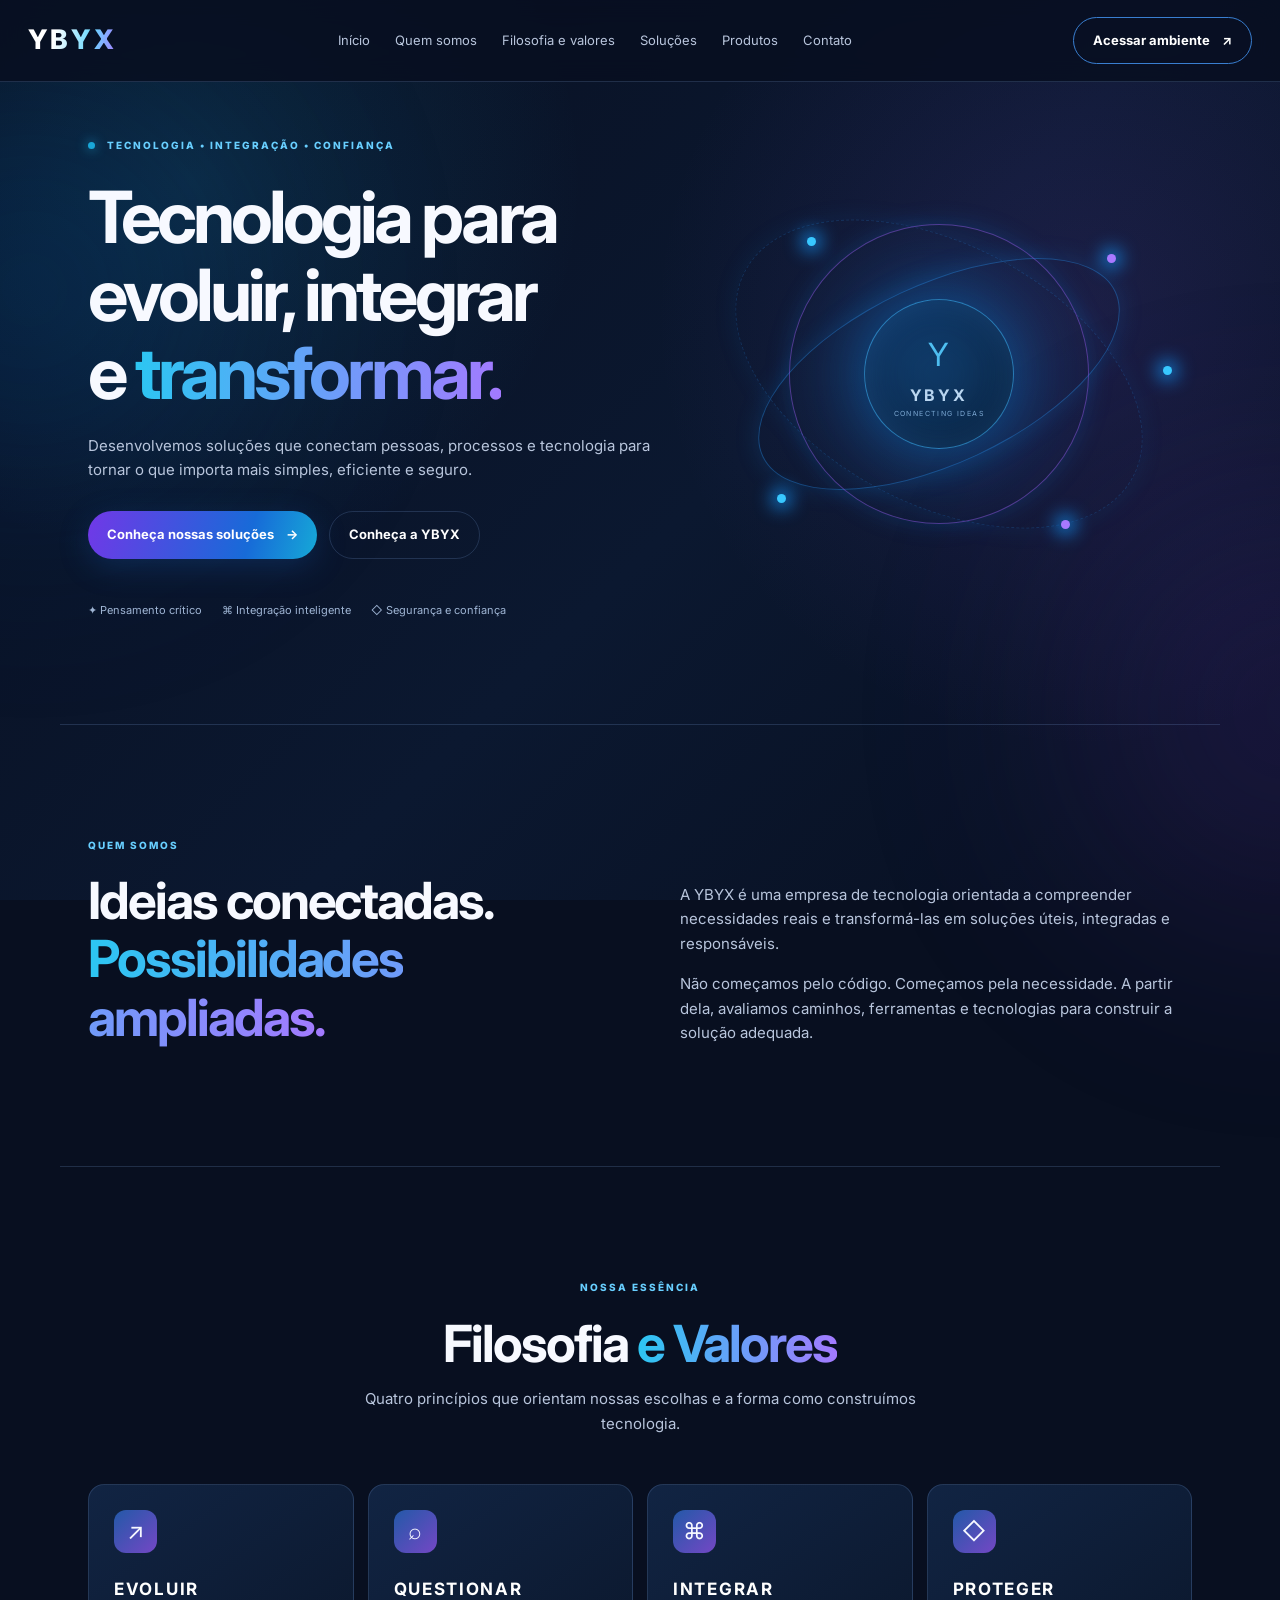
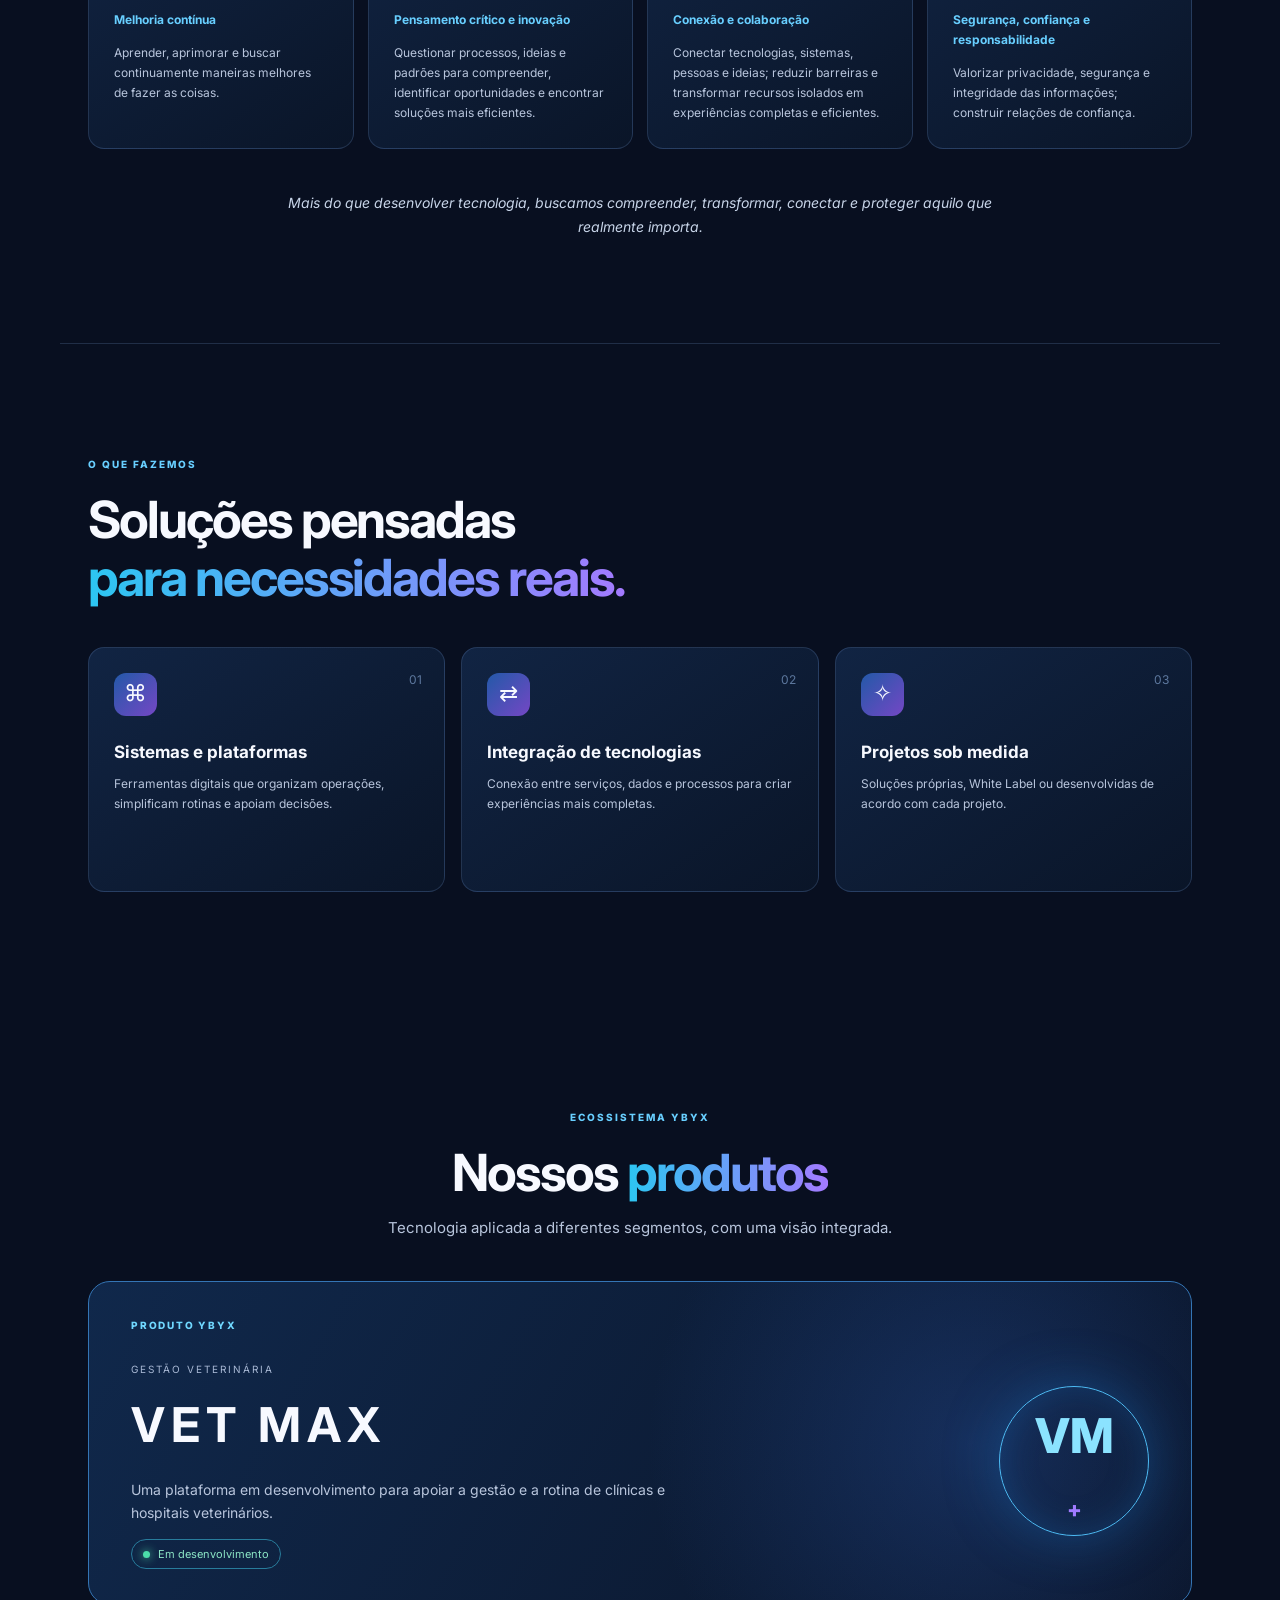
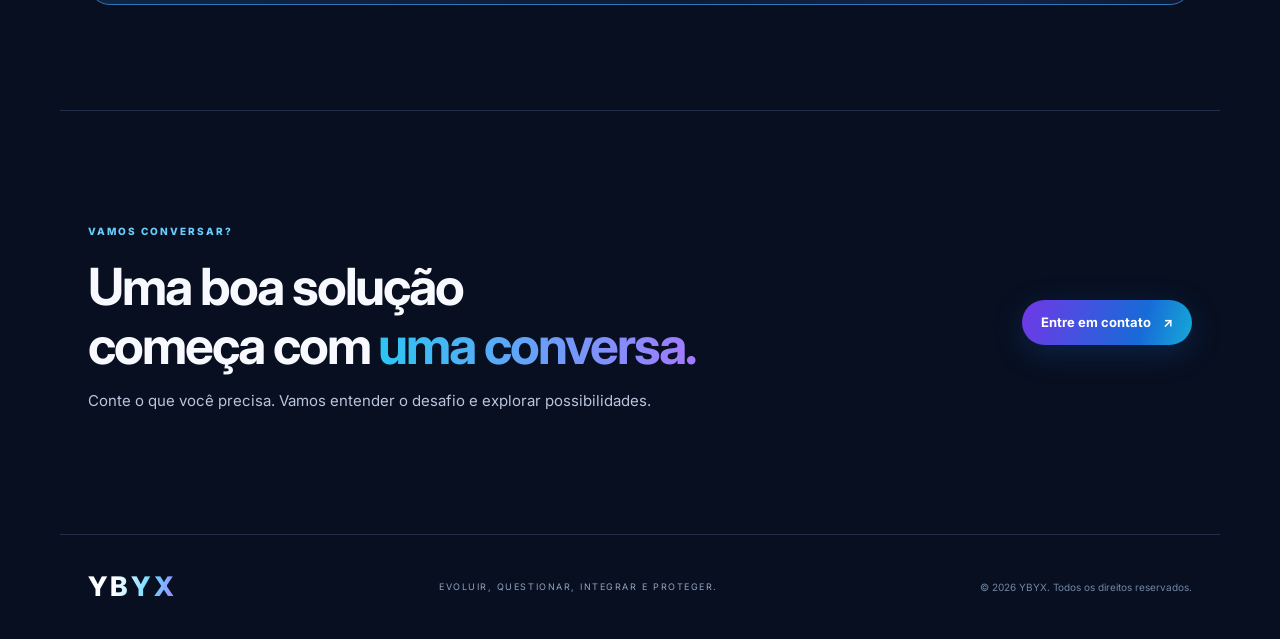
<file: docs/index.html>
<!DOCTYPE html>
<html lang="pt-BR">
<head>
  <meta charset="UTF-8">
  <meta name="viewport" content="width=device-width, initial-scale=1.0">
  <meta name="theme-color" content="#080f20">
  <meta name="description" content="YBYX — Evoluir, Questionar, Integrar e Proteger.">
  <title>YBYX | Tecnologia que conecta possibilidades</title>

  <link rel="preconnect" href="https://fonts.googleapis.com">
  <link rel="preconnect" href="https://fonts.gstatic.com" crossorigin>

  <link href="https://fonts.googleapis.com/css2?family=Inter:wght@400;500;600;700;800&display=swap" rel="stylesheet">

  <!-- CSS: caminho corrigido -->
  <link rel="stylesheet" href="./assets/css/style.css">
</head>

<body>

  <div class="ambient ambient-one"></div>
  <div class="ambient ambient-two"></div>

  <header class="site-header">
    <a class="brand" href="#inicio">
      <span class="brand-mark">YBYX</span>
    </a>

    <button class="menu-toggle" aria-label="Abrir menu" aria-expanded="false">
      ☰
    </button>

    <nav class="nav" id="nav">
      <a href="#inicio">Início</a>
      <a href="#quem-somos">Quem somos</a>
      <a href="#filosofia">Filosofia e valores</a>
      <a href="#solucoes">Soluções</a>
      <a href="#produtos">Produtos</a>
      <a href="#contato">Contato</a>
    </nav>

    <a class="button button-outline header-access" href="acesso.html">
      Acessar ambiente <span>↗</span>
    </a>
  </header>

  <main>

    <section class="hero section" id="inicio">
      <div class="hero-copy">

        <span class="eyebrow">
          <i></i> TECNOLOGIA • INTEGRAÇÃO • CONFIANÇA
        </span>

        <h1>
          Tecnologia para<br>
          evoluir, integrar<br>
          e <span>transformar.</span>
        </h1>

        <p>
          Desenvolvemos soluções que conectam pessoas, processos e tecnologia
          para tornar o que importa mais simples, eficiente e seguro.
        </p>

        <div class="hero-actions">
          <a class="button button-primary" href="#solucoes">
            Conheça nossas soluções <span>→</span>
          </a>

          <a class="button button-ghost" href="#quem-somos">
            Conheça a YBYX
          </a>
        </div>

        <div class="hero-proof">
          <span>✦ Pensamento crítico</span>
          <span>⌘ Integração inteligente</span>
          <span>◇ Segurança e confiança</span>
        </div>

      </div>

      <div class="hero-art" aria-label="Identidade tecnológica YBYX">
        <div class="orbit orbit-a"></div>
        <div class="orbit orbit-b"></div>
        <div class="orbit orbit-c"></div>

        <div class="core">
          <span>Y</span>
          <b>YBYX</b>
          <small>CONNECTING IDEAS</small>
        </div>

        <i class="node n1"></i>
        <i class="node n2"></i>
        <i class="node n3"></i>
        <i class="node n4"></i>
        <i class="node n5"></i>
      </div>
    </section>

    <section class="section intro" id="quem-somos">

      <div class="section-heading">
        <span class="eyebrow">QUEM SOMOS</span>
        <h2>
          Ideias conectadas.<br>
          <span>Possibilidades ampliadas.</span>
        </h2>
      </div>

      <div class="intro-text">
        <p>
          A YBYX é uma empresa de tecnologia orientada a compreender
          necessidades reais e transformá-las em soluções úteis,
          integradas e responsáveis.
        </p>

        <p>
          Não começamos pelo código. Começamos pela necessidade.
          A partir dela, avaliamos caminhos, ferramentas e tecnologias
          para construir a solução adequada.
        </p>
      </div>

    </section>

    <section class="section values" id="filosofia">

      <div class="section-heading centered">
        <span class="eyebrow">NOSSA ESSÊNCIA</span>
        <h2>Filosofia <span>e Valores</span></h2>
        <p>
          Quatro princípios que orientam nossas escolhas e a forma
          como construímos tecnologia.
        </p>
      </div>

      <div class="value-grid">

        <article class="value-card">
          <div class="value-icon">↗</div>
          <h3>EVOLUIR</h3>
          <h4>Melhoria contínua</h4>
          <p>
            Aprender, aprimorar e buscar continuamente maneiras
            melhores de fazer as coisas.
          </p>
        </article>

        <article class="value-card">
          <div class="value-icon">⌕</div>
          <h3>QUESTIONAR</h3>
          <h4>Pensamento crítico e inovação</h4>
          <p>
            Questionar processos, ideias e padrões para compreender,
            identificar oportunidades e encontrar soluções mais eficientes.
          </p>
        </article>

        <article class="value-card">
          <div class="value-icon">⌘</div>
          <h3>INTEGRAR</h3>
          <h4>Conexão e colaboração</h4>
          <p>
            Conectar tecnologias, sistemas, pessoas e ideias;
            reduzir barreiras e transformar recursos isolados
            em experiências completas e eficientes.
          </p>
        </article>

        <article class="value-card">
          <div class="value-icon">◇</div>
          <h3>PROTEGER</h3>
          <h4>Segurança, confiança e responsabilidade</h4>
          <p>
            Valorizar privacidade, segurança e integridade
            das informações; construir relações de confiança.
          </p>
        </article>

      </div>

      <p class="values-closing">
        Mais do que desenvolver tecnologia, buscamos compreender,
        transformar, conectar e proteger aquilo que realmente importa.
      </p>

    </section>

    <section class="section solutions" id="solucoes">

      <div class="section-heading">
        <span class="eyebrow">O QUE FAZEMOS</span>
        <h2>
          Soluções pensadas<br>
          <span>para necessidades reais.</span>
        </h2>
      </div>

      <div class="solution-grid">

        <article class="solution-card">
          <span class="solution-number">01</span>
          <div class="solution-symbol">⌘</div>
          <h3>Sistemas e plataformas</h3>
          <p>
            Ferramentas digitais que organizam operações,
            simplificam rotinas e apoiam decisões.
          </p>
        </article>

        <article class="solution-card">
          <span class="solution-number">02</span>
          <div class="solution-symbol">⇄</div>
          <h3>Integração de tecnologias</h3>
          <p>
            Conexão entre serviços, dados e processos
            para criar experiências mais completas.
          </p>
        </article>

        <article class="solution-card">
          <span class="solution-number">03</span>
          <div class="solution-symbol">✧</div>
          <h3>Projetos sob medida</h3>
          <p>
            Soluções próprias, White Label ou desenvolvidas
            de acordo com cada projeto.
          </p>
        </article>

      </div>

    </section>

    <section class="section products" id="produtos">

      <div class="section-heading centered">
        <span class="eyebrow">ECOSSISTEMA YBYX</span>
        <h2>Nossos <span>produtos</span></h2>
        <p>
          Tecnologia aplicada a diferentes segmentos,
          com uma visão integrada.
        </p>
      </div>

      <article class="product-feature">

        <div class="product-badge">PRODUTO YBYX</div>

        <div>
          <span class="product-kicker">GESTÃO VETERINÁRIA</span>
          <h3>VET MAX</h3>
          <p>
            Uma plataforma em desenvolvimento para apoiar
            a gestão e a rotina de clínicas e hospitais veterinários.
          </p>

          <span class="status-pill">
            <i></i> Em desenvolvimento
          </span>
        </div>

        <div class="product-orbit">
          VM<span>+</span>
        </div>

      </article>

    </section>

    <section class="section contact" id="contato">

      <div>
        <span class="eyebrow">VAMOS CONVERSAR?</span>

        <h2>
          Uma boa solução<br>
          começa com <span>uma conversa.</span>
        </h2>

        <p>
          Conte o que você precisa. Vamos entender o desafio
          e explorar possibilidades.
        </p>
      </div>

      <a class="button button-primary" href="mailto:contato@ybyx.com.br">
        Entre em contato <span>↗</span>
      </a>

    </section>

  </main>

  <footer class="footer">

    <a class="brand" href="#inicio">
      <span class="brand-mark">YBYX</span>
    </a>

    <p>EVOLUIR, QUESTIONAR, INTEGRAR E PROTEGER.</p>

    <small>
      © <span id="year"></span> YBYX. Todos os direitos reservados.
    </small>

  </footer>

  <!-- JavaScript -->
  <script src="./assets/js/main.js"></script>

</body>
</html>
</file>
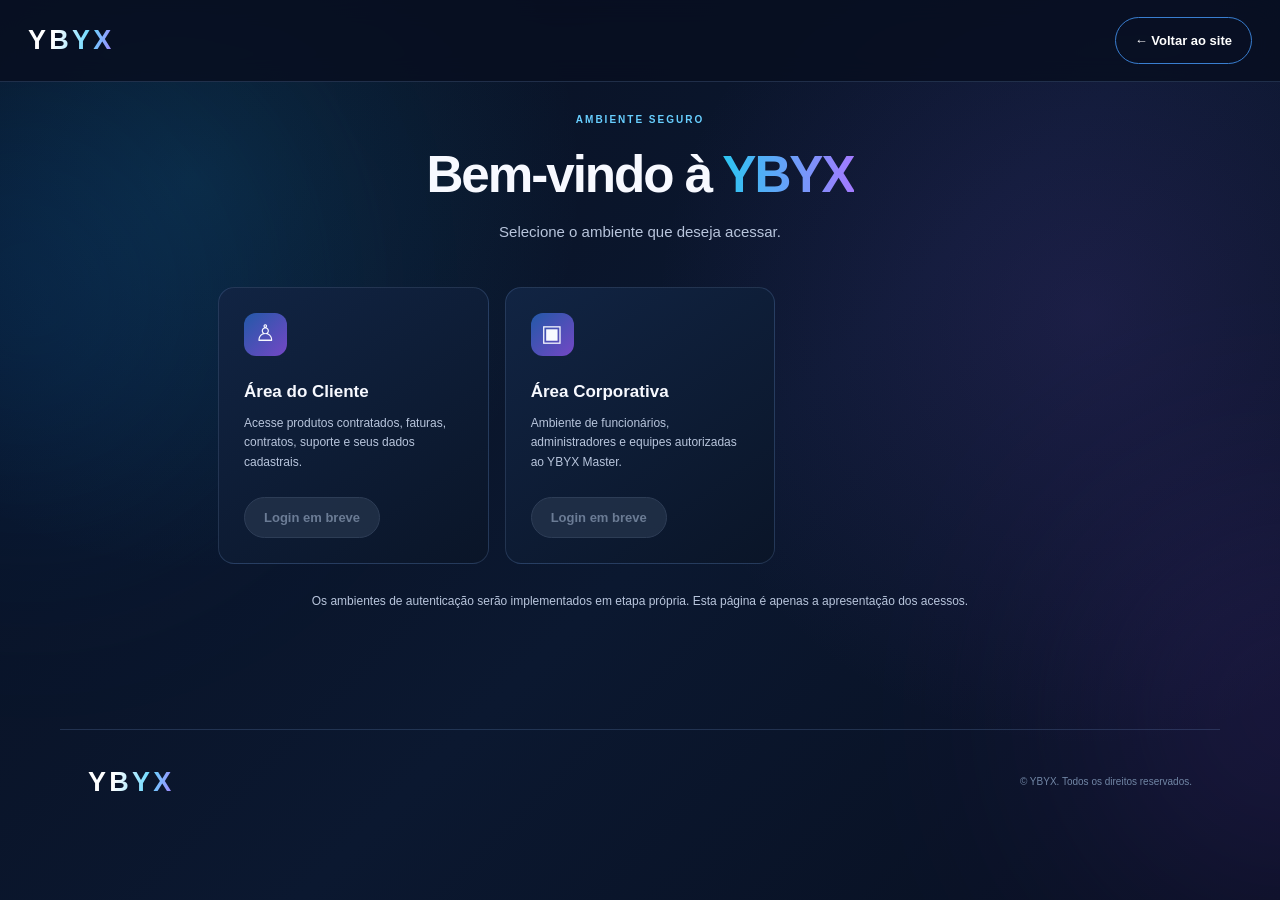
<file: docs/acesso.html>
<!doctype html>
<html lang="pt-BR">
<head>
  <meta charset="utf-8">
  <meta name="viewport" content="width=device-width, initial-scale=1">
  <meta name="theme-color" content="#080f20">
  <title>Acessar ambiente | YBYX</title>
  <link rel="stylesheet" href="assets/css/style.css">
</head>
<body>
  <div class="ambient ambient-one"></div>
  <div class="ambient ambient-two"></div>

  <header class="site-header">
    <a class="brand" href="index.html">
      <span class="brand-mark">YBYX</span>
    </a>
    <a class="button button-outline" href="index.html">← Voltar ao site</a>
  </header>

  <main class="section" style="min-height:78vh;display:grid;align-content:center;max-width:900px">
    <div class="section-heading centered">
      <span class="eyebrow">AMBIENTE SEGURO</span>
      <h2>Bem-vindo à <span>YBYX</span></h2>
      <p>Selecione o ambiente que deseja acessar.</p>
    </div>

    <div class="solution-grid" style="margin-top:42px">
      <article class="solution-card">
        <div class="solution-symbol">♙</div>
        <h3>Área do Cliente</h3>
        <p>Acesse produtos contratados, faturas, contratos, suporte e seus dados cadastrais.</p>
        <button class="button button-disabled" type="button" disabled aria-disabled="true" style="margin-top:24px">
          Login em breve
        </button>
      </article>

      <article class="solution-card">
        <div class="solution-symbol">▣</div>
        <h3>Área Corporativa</h3>
        <p>Ambiente de funcionários, administradores e equipes autorizadas ao YBYX Master.</p>
        <button class="button button-disabled" type="button" disabled aria-disabled="true" style="margin-top:24px">
          Login em breve
        </button>
      </article>
    </div>

    <p style="text-align:center;color:var(--muted);font-size:12px;margin-top:28px">
      Os ambientes de autenticação serão implementados em etapa própria.
      Esta página é apenas a apresentação dos acessos.
    </p>
  </main>

  <footer class="footer">
    <a class="brand" href="index.html"><span class="brand-mark">YBYX</span></a>
    <small>© YBYX. Todos os direitos reservados.</small>
  </footer>
</body>
</html>
</file>
<file: docs/assets/css/style.css>
* {
  box-sizing: border-box;
}

:root {
  --bg: #080f20;
  --panel: #0d1a31;
  --panel-light: #13294b;
  --blue: #2456a4;
  --cyan: #19a7d8;
  --purple: #7549c8;
  --white: #f7f9ff;
  --muted: #b8c5dc;
  --line: rgba(130, 169, 230, .2);
}

html {
  scroll-behavior: smooth;
}

body {
  margin: 0;
  background: var(--bg);
  color: var(--white);
  font-family: Inter, Arial, sans-serif;
  line-height: 1.65;
  overflow-x: hidden;
}

body::before {
  content: "";
  position: fixed;
  inset: 0;
  z-index: -2;
  pointer-events: none;
  background:
    radial-gradient(circle at 15% 20%, rgba(25, 167, 216, .15), transparent 30%),
    radial-gradient(circle at 85% 35%, rgba(117, 73, 200, .16), transparent 35%),
    linear-gradient(135deg, #080f20, #0b1830 55%, #080f20);
}

.ambient {
  position: fixed;
  width: 420px;
  height: 420px;
  border-radius: 50%;
  filter: blur(130px);
  opacity: .18;
  pointer-events: none;
  z-index: -1;
}

.ambient-one {
  background: #075fbd;
  top: 80px;
  left: -180px;
}

.ambient-two {
  background: #713ac4;
  top: 500px;
  right: -220px;
}

/* ==========================================================================
   CABEÇALHO FIXO (Sticky Header)
   ========================================================================== */
.site-header {
  position: fixed;
  top: 0;
  left: 0;
  right: 0;
  z-index: 1000;
  background: rgba(8, 15, 32, 0.85); /* Fundo translúcido com o tom --bg */
  backdrop-filter: blur(12px);         /* Efeito fosco elegante no scroll */
  -webkit-backdrop-filter: blur(12px);
  min-height: 82px;
  max-width: 100%;
  padding: 0 28px;
  display: flex;
  align-items: center;
  justify-content: space-between;
  gap: 28px;
  border-bottom: 1px solid var(--line);
}

/* Container interno para manter a largura máxima centralizada */
.site-header > * {
  max-width: 1240px;
}

.brand {
  text-decoration: none;
  color: white;
}

.brand-mark {
  font-size: 27px;
  font-weight: 800;
  letter-spacing: .12em;
  background: linear-gradient(100deg, #fff 30%, #68d8ff 70%, #a77aff);
  -webkit-background-clip: text;
  background-clip: text;
  color: transparent;
}

.nav {
  display: flex;
  gap: 25px;
}

.nav a {
  color: var(--muted);
  text-decoration: none;
  font-size: 13px;
  transition: color .2s;
}

.nav a:hover {
  color: white;
}

.button {
  display: inline-flex;
  align-items: center;
  justify-content: center;
  gap: 12px;
  padding: 12px 19px;
  border-radius: 999px;
  text-decoration: none;
  font-weight: 700;
  font-size: 13px;
  transition: .2s;
}

.button-primary {
  background: linear-gradient(105deg, #7138e7, #176bd8 70%, #16a9d7);
  color: white;
  box-shadow: 0 8px 30px #164d9c55;
}

.button-primary:hover {
  transform: translateY(-2px);
  filter: brightness(1.12);
}

.button-outline {
  border: 1px solid #397ed0;
  color: white;
}

.button-ghost {
  border: 1px solid var(--line);
  color: white;
}

.menu-toggle {
  display: none;
  background: none;
  color: white;
  border: 0;
  font-size: 24px;
  cursor: pointer;
}

/* ==========================================================================
   SEÇÕES E HERO (Com offset para compensating o cabeçalho fixo)
   ========================================================================== */
.section {
  max-width: 1160px;
  margin: auto;
  padding: 105px 28px;
}

.hero {
  min-height: 620px;
  display: grid;
  grid-template-columns: 1fr .9fr;
  align-items: center;
  gap: 35px;
  padding-top: 130px; /* Aumentado para o cabeçalho fixo não cobrir o conteúdo */
}

.eyebrow {
  font-size: 10px;
  font-weight: 800;
  letter-spacing: .2em;
  color: #68cfff;
}

.eyebrow i,
.status-pill i {
  display: inline-block;
  width: 7px;
  height: 7px;
  border-radius: 50%;
  background: var(--cyan);
  box-shadow: 0 0 12px var(--cyan);
  margin-right: 8px;
}

.hero h1 {
  font-size: clamp(43px, 6vw, 72px);
  line-height: 1.08;
  letter-spacing: -.055em;
  margin: 22px 0;
}

.hero h1 span,
.section-heading h2 span,
.contact h2 span {
  background: linear-gradient(90deg, #2cc6f2, #a37aff);
  -webkit-background-clip: text;
  background-clip: text;
  color: transparent;
}

.hero-copy > p,
.intro-text p,
.section-heading > p,
.contact p {
  color: var(--muted);
  max-width: 570px;
  font-size: 15px;
}

.hero-actions {
  display: flex;
  gap: 12px;
  flex-wrap: wrap;
  margin-top: 28px;
}

.hero-proof {
  display: flex;
  gap: 20px;
  flex-wrap: wrap;
  color: #9fb5d4;
  font-size: 11px;
  margin-top: 42px;
}

.hero-art {
  height: 430px;
  position: relative;
  display: grid;
  place-items: center;
  isolation: isolate;
}

.hero-art::before {
  content: "";
  position: absolute;
  width: 330px;
  height: 330px;
  border-radius: 50%;
  background: radial-gradient(circle, #1478c955, transparent 68%);
  filter: blur(15px);
}

.orbit {
  position: absolute;
  border: 1px solid #278eea66;
  border-radius: 50%;
  transform: rotate(-25deg);
  box-shadow: 0 0 25px #167ed633;
}

.orbit-a {
  width: 390px;
  height: 180px;
}

.orbit-b {
  width: 300px;
  height: 300px;
  border-color: #8656dc88;
  transform: rotate(55deg);
}

.orbit-c {
  width: 440px;
  height: 260px;
  transform: rotate(28deg);
  border-style: dashed;
  opacity: .5;
}

.core {
  width: 150px;
  height: 150px;
  border-radius: 50%;
  background: linear-gradient(145deg, #102c55, #080f20);
  border: 1px solid #42baff99;
  box-shadow: 0 0 55px #087bd966, inset 0 0 30px #265f9b55;
  display: flex;
  flex-direction: column;
  align-items: center;
  justify-content: center;
}

.core span {
  font-size: 32px;
  color: #65d9ff;
}

.core b {
  letter-spacing: .18em;
}

.core small {
  font-size: 7px;
  letter-spacing: .2em;
  color: #9bb7d7;
}

.node {
  position: absolute;
  width: 9px;
  height: 9px;
  background: #38c8ff;
  border-radius: 50%;
  box-shadow: 0 0 18px 5px #148be9;
}

.n1 { top: 18%; left: 24%; }
.n2 { top: 22%; right: 15%; background: #a879ff; }
.n3 { bottom: 20%; left: 18%; }
.n4 { bottom: 14%; right: 24%; background: #a879ff; }
.n5 { top: 48%; right: 4%; }

.intro {
  display: grid;
  grid-template-columns: 1fr 1fr;
  gap: 80px;
  border-top: 1px solid var(--line);
  border-bottom: 1px solid var(--line);
}

.section-heading h2,
.contact h2 {
  font-size: clamp(34px, 4vw, 52px);
  line-height: 1.14;
  letter-spacing: -.04em;
  margin: 15px 0;
}

.intro-text {
  align-self: end;
}

.intro-text p {
  font-size: 15px;
}

.centered {
  text-align: center;
}

.centered > p {
  margin: 0 auto;
}

.value-grid {
  display: grid;
  grid-template-columns: repeat(4, 1fr);
  gap: 14px;
  margin-top: 48px;
}

.value-card,
.solution-card {
  background: linear-gradient(145deg, #112443, #0a1528);
  border: 1px solid var(--line);
  border-radius: 16px;
  padding: 25px;
  min-height: 265px;
  transition: .25s;
}

.value-card:hover,
.solution-card:hover {
  transform: translateY(-5px);
  border-color: #3989d6;
}

.value-icon,
.solution-symbol {
  width: 43px;
  height: 43px;
  border-radius: 12px;
  display: grid;
  place-items: center;
  background: linear-gradient(135deg, #2359a8, #7447c5);
  font-size: 23px;
  margin-bottom: 22px;
}

.value-card h3 {
  font-size: 17px;
  letter-spacing: .1em;
  margin: 0;
  color: white;
}

.value-card h4 {
  font-size: 12px;
  color: #68cfff;
  margin: 7px 0 13px;
}

.value-card p,
.solution-card p {
  font-size: 12px;
  color: var(--muted);
  margin: 0;
}

.values-closing {
  text-align: center;
  color: #c8d5e9;
  font-size: 14px;
  font-style: italic;
  margin: 42px auto 0;
  max-width: 750px;
}

.solutions {
  border-top: 1px solid var(--line);
}

.solution-grid {
  display: grid;
  grid-template-columns: repeat(3, 1fr);
  gap: 16px;
  margin-top: 40px;
}

.solution-card {
  position: relative;
  min-height: 245px;
}

.solution-number {
  position: absolute;
  right: 22px;
  top: 22px;
  color: #5d789e;
  font-size: 12px;
}

.solution-card h3 {
  font-size: 17px;
  margin: 0 0 8px;
}

.product-feature {
  margin-top: 40px;
  padding: 35px 42px;
  border: 1px solid #3475b5;
  border-radius: 22px;
  background:
    radial-gradient(circle at 80% 50%, #264f9c66, transparent 36%),
    linear-gradient(120deg, #10284b, #0a1428);
  display: grid;
  grid-template-columns: 1fr auto;
  gap: 20px;
  position: relative;
  overflow: hidden;
}

.product-badge {
  grid-column: 1 / -1;
  color: #70d8ff;
  font-size: 10px;
  letter-spacing: .18em;
  font-weight: 800;
}

.product-kicker {
  color: #a9b9d5;
  font-size: 10px;
  letter-spacing: .2em;
}

.product-feature h3 {
  font-size: 48px;
  letter-spacing: .12em;
  margin: 5px 0;
}

.product-feature p {
  max-width: 540px;
  color: var(--muted);
  font-size: 14px;
}

.status-pill {
  display: inline-flex;
  align-items: center;
  border: 1px solid #287c9b;
  border-radius: 30px;
  padding: 5px 11px;
  color: #8ce6c6;
  font-size: 11px;
}

.status-pill i {
  background: #4bdda9;
  box-shadow: 0 0 10px #4bdda9;
}

.product-orbit {
  align-self: center;
  width: 150px;
  height: 150px;
  border: 1px solid #4dbcf6;
  border-radius: 50%;
  display: grid;
  place-items: center;
  font-size: 48px;
  font-weight: 800;
  color: #8be3ff;
  box-shadow: 0 0 55px #1b78cb66, inset 0 0 35px #1b78cb44;
}

.product-orbit span {
  font-size: 22px;
  color: #a17bff;
}

.contact {
  display: flex;
  align-items: center;
  justify-content: space-between;
  gap: 30px;
  border-top: 1px solid var(--line);
}

.footer {
  border-top: 1px solid var(--line);
  padding: 30px 28px;
  display: flex;
  align-items: center;
  justify-content: space-between;
  gap: 20px;
  max-width: 1160px;
  margin: auto;
}

.footer p {
  font-size: 9px;
  letter-spacing: .17em;
  color: #8fa5c4;
}

.footer small {
  font-size: 10px;
  color: #7186a5;
}

.button-disabled {
  background: #26354d;
  color: #91a2bc;
  border: 1px solid #3b4b65;
  opacity: .72;
  cursor: not-allowed;
  box-shadow: none;
}

.button-disabled:disabled {
  pointer-events: none;
}

/* ==========================================================================
   MEDIA QUERIES
   ========================================================================== */
@media (max-width: 900px) {
  .nav { gap: 12px; }
  .nav a { font-size: 11px; }
  .value-grid { grid-template-columns: repeat(2, 1fr); }
  .hero { grid-template-columns: 1fr .8fr; }
  .hero-art { transform: scale(.8); }
}

@media (max-width: 680px) {
  .site-header {
    min-height: 70px;
    padding: 0 20px;
  }

  .menu-toggle {
    display: block;
    margin-left: auto;
  }

  .nav {
    display: none;
    position: fixed; /* Ajustado para acompanhar o cabeçalho fixo no mobile */
    top: 70px;
    left: 0;
    right: 0;
    padding: 20px;
    background: rgba(11, 24, 48, 0.95);
    backdrop-filter: blur(10px);
    z-index: 999;
    flex-direction: column;
    border-bottom: 1px solid var(--line);
  }

  .nav.open { display: flex; }

  .section { padding: 75px 22px; }

  .hero {
    display: block;
    padding-top: 110px;
  }

  .hero-art {
    height: 300px;
    transform: scale(.78);
    margin-top: 10px;
  }

  .hero h1 { font-size: 48px; }
  .hero-proof { gap: 10px; }
  .intro { display: block; }
  .intro-text { margin-top: 25px; }
  .value-grid,
  .solution-grid { grid-template-columns: 1fr; }

  .value-card { min-height: 0; }

  .product-feature {
    padding: 25px;
    grid-template-columns: 1fr;
  }

  .product-orbit {
    position: absolute;
    right: -25px;
    bottom: 15px;
    width: 105px;
    height: 105px;
    font-size: 32px;
    opacity: .55;
  }

  .contact { display: block; }
  .contact .button { margin-top: 18px; }

  .footer {
    flex-direction: column;
    align-items: flex-start;
  }

  .footer p { margin: 0; }
}
</file>
